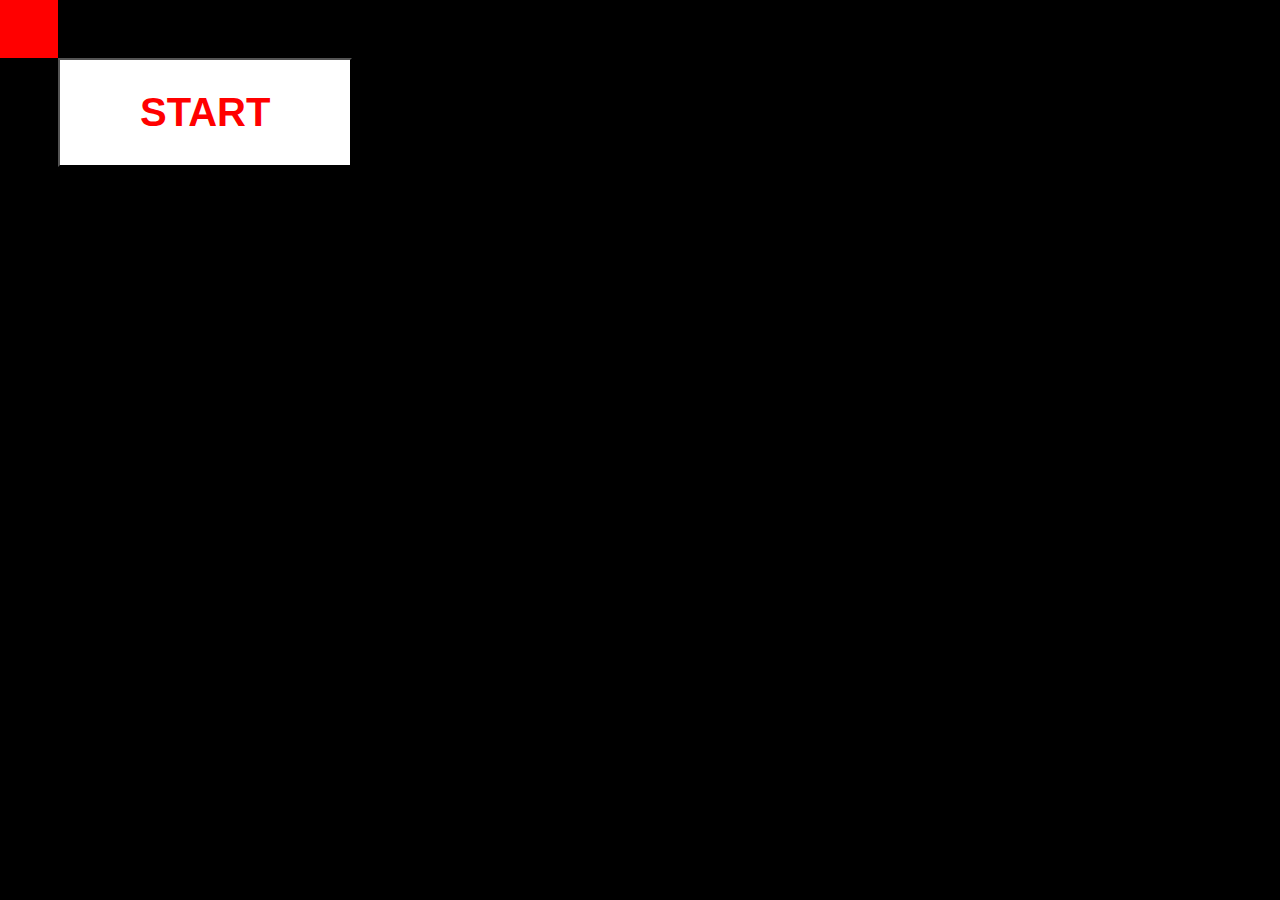
<file: index.html>
<!DOCTYPE html>
<html lang="en">
<head>
    <meta charset="UTF-8">
    <meta name="viewport">
    <title>Title</title>
    <style>
        body {
            position: relative;
            background-color: black;
            cursor: none;
        }

        h1 {
            color: #fff;
        }

        .cursor_item {
            position: absolute;
            width: 100px;
            height: 100px;
            background-color: red;
            top: 0;
            left: 0;
            margin: -50px 0 0 -50px;
            /*transition: all 1s ease-in-out;*/
            /*google search - css easing*/
            transition: all 1s cubic-bezier(0.570, -0.140, 0.345, 1.225);
        }
        button{
            font-size: 40px;
            font-weight: bold;
            background: #fff;
            color: red;
            padding: 30px 80px;
            margin: 50px;
            cursor: pointer;
            transition: all .5s ease;
        }
        button:hover{
            background: red;
            color: white;
            font-size: 80px;
            padding: 100px 120px;
        }
    </style>
    <script>
        let cursor_item, h1
        let x = 0
        let y = 0;
        let mx = 0
        let my = 0
        let speed = 0.5
        window.onload = function () {
            h1 = document.getElementsByTagName("h1")[0]
            cursor_item = document.getElementsByClassName("cursor_item")[0]
            window.addEventListener('click', mousefunc, false)

            function mousefunc(e) {
                x = e.clientX
                y = e.clientY
                cursor_item.style.transform = "translate(" + x + "px," + y + "px)";
            }

            // loop()
        }

        // function loop() {
        //     console.log(x, y)
        //     mx += (x - mx) * speed
        //     my += (y - my) * speed
        //     h1.innerHTML = "x: " + x + ' mx: ' + mx
        //     cursor_item.style.transform = "translate(" + mx + "px," + my + "px)";
        //     window.requestAnimationFrame(loop)
        // }
    </script>
</head>
<body>
<!--<h1>test</h1>-->
<button>START</button>
<div class="cursor_item"></div>
</body>
</html>
</file>
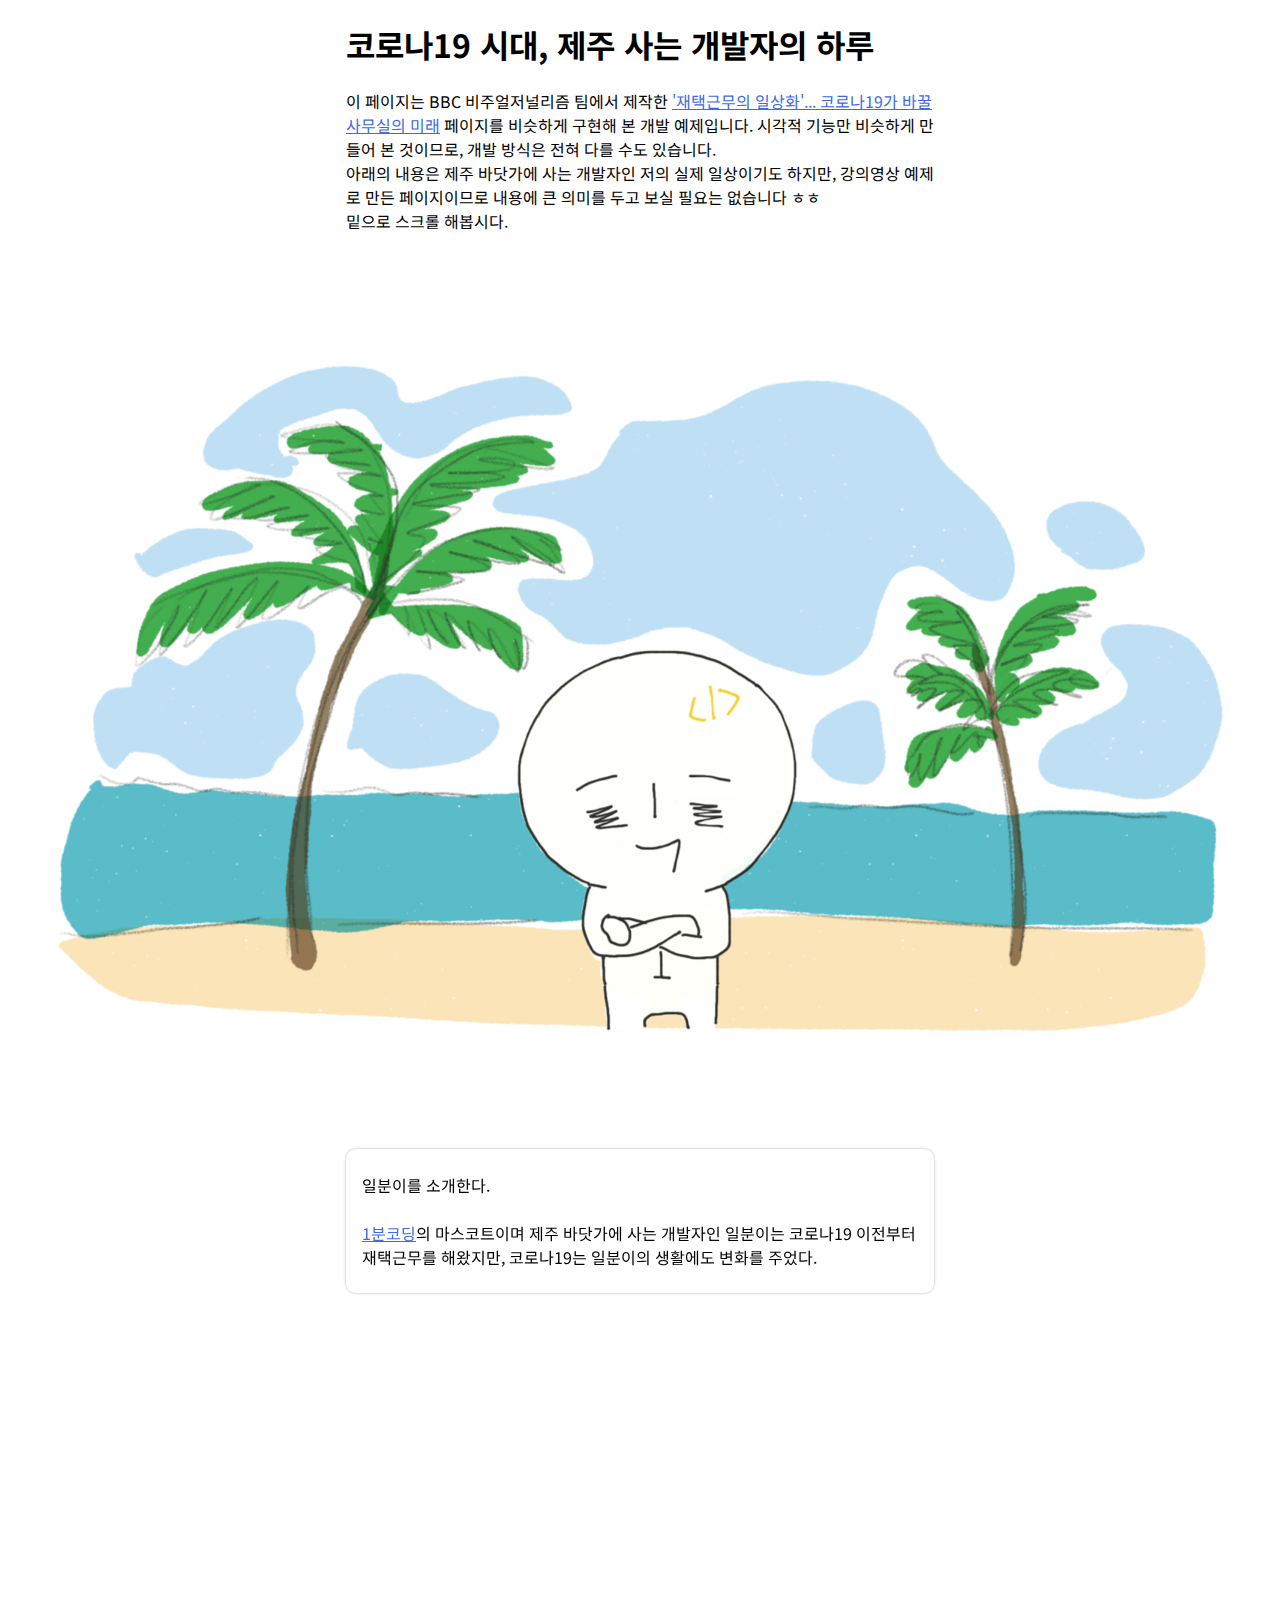
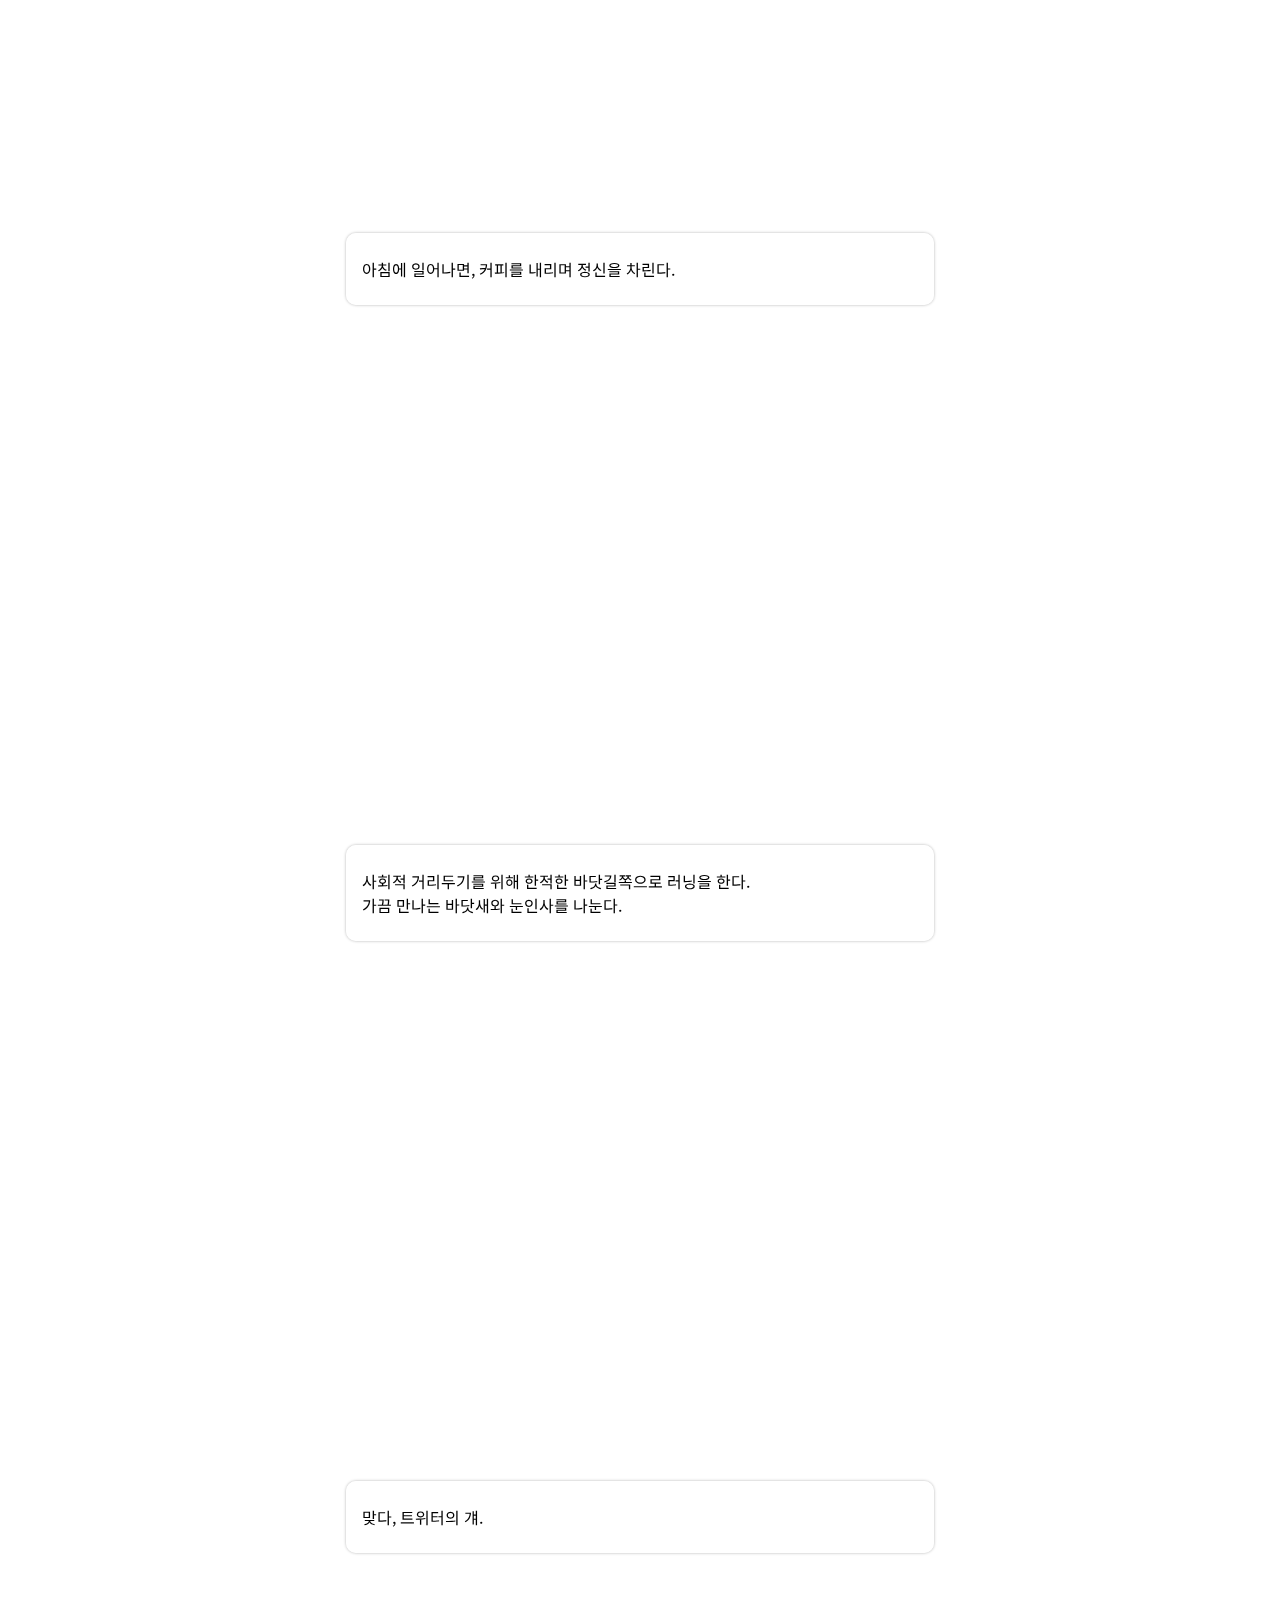
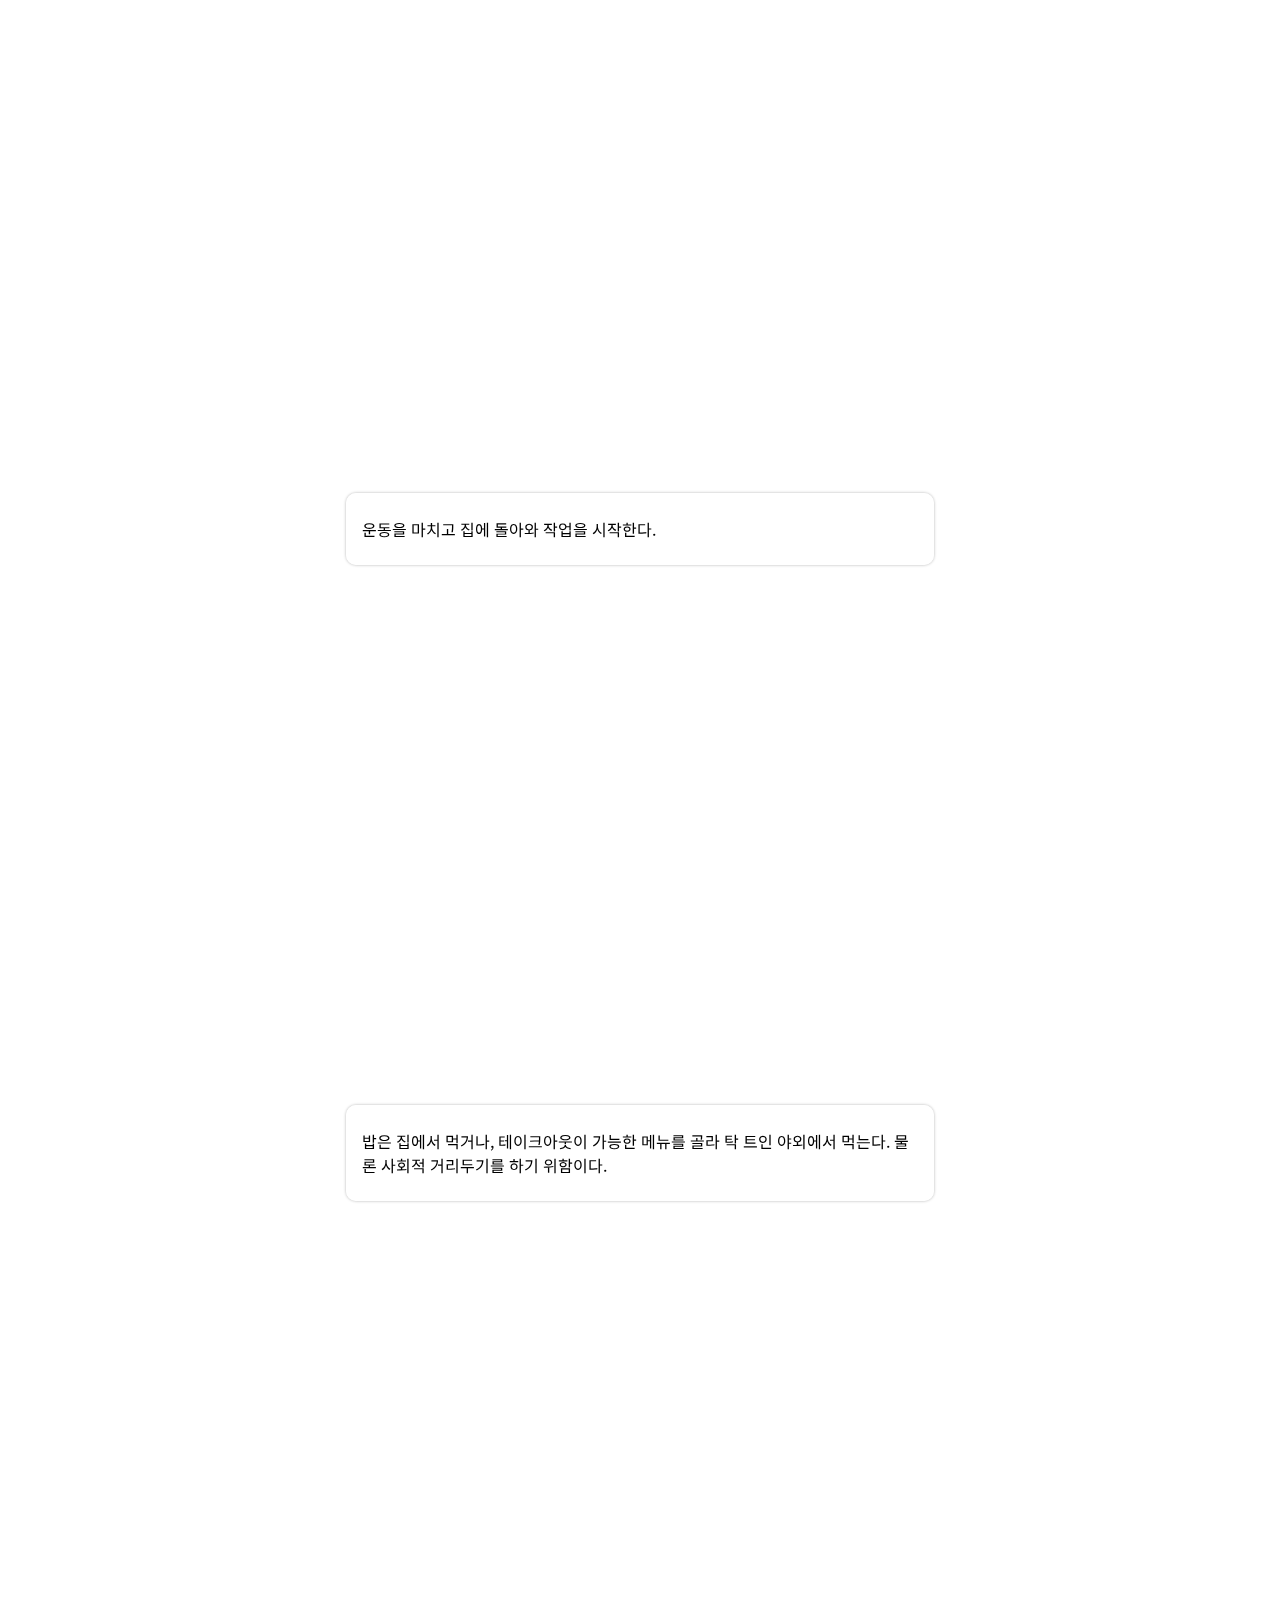
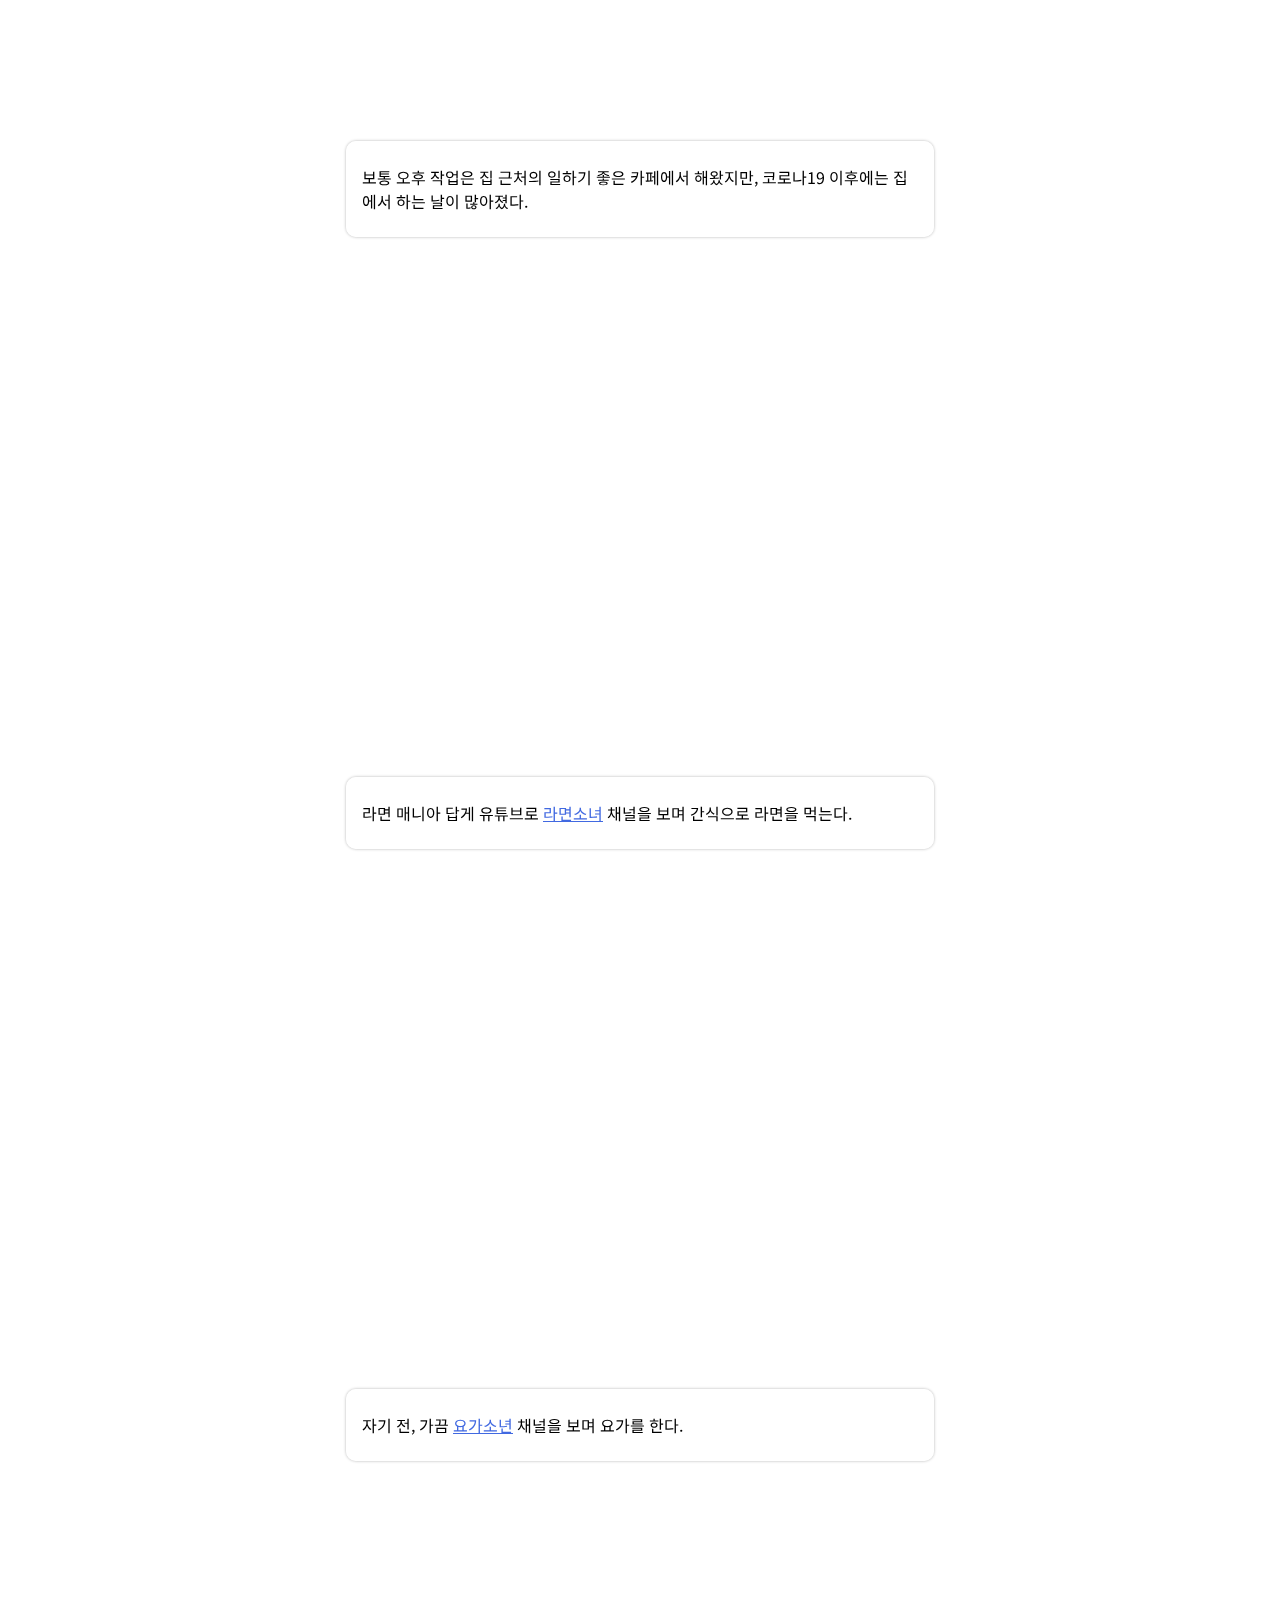
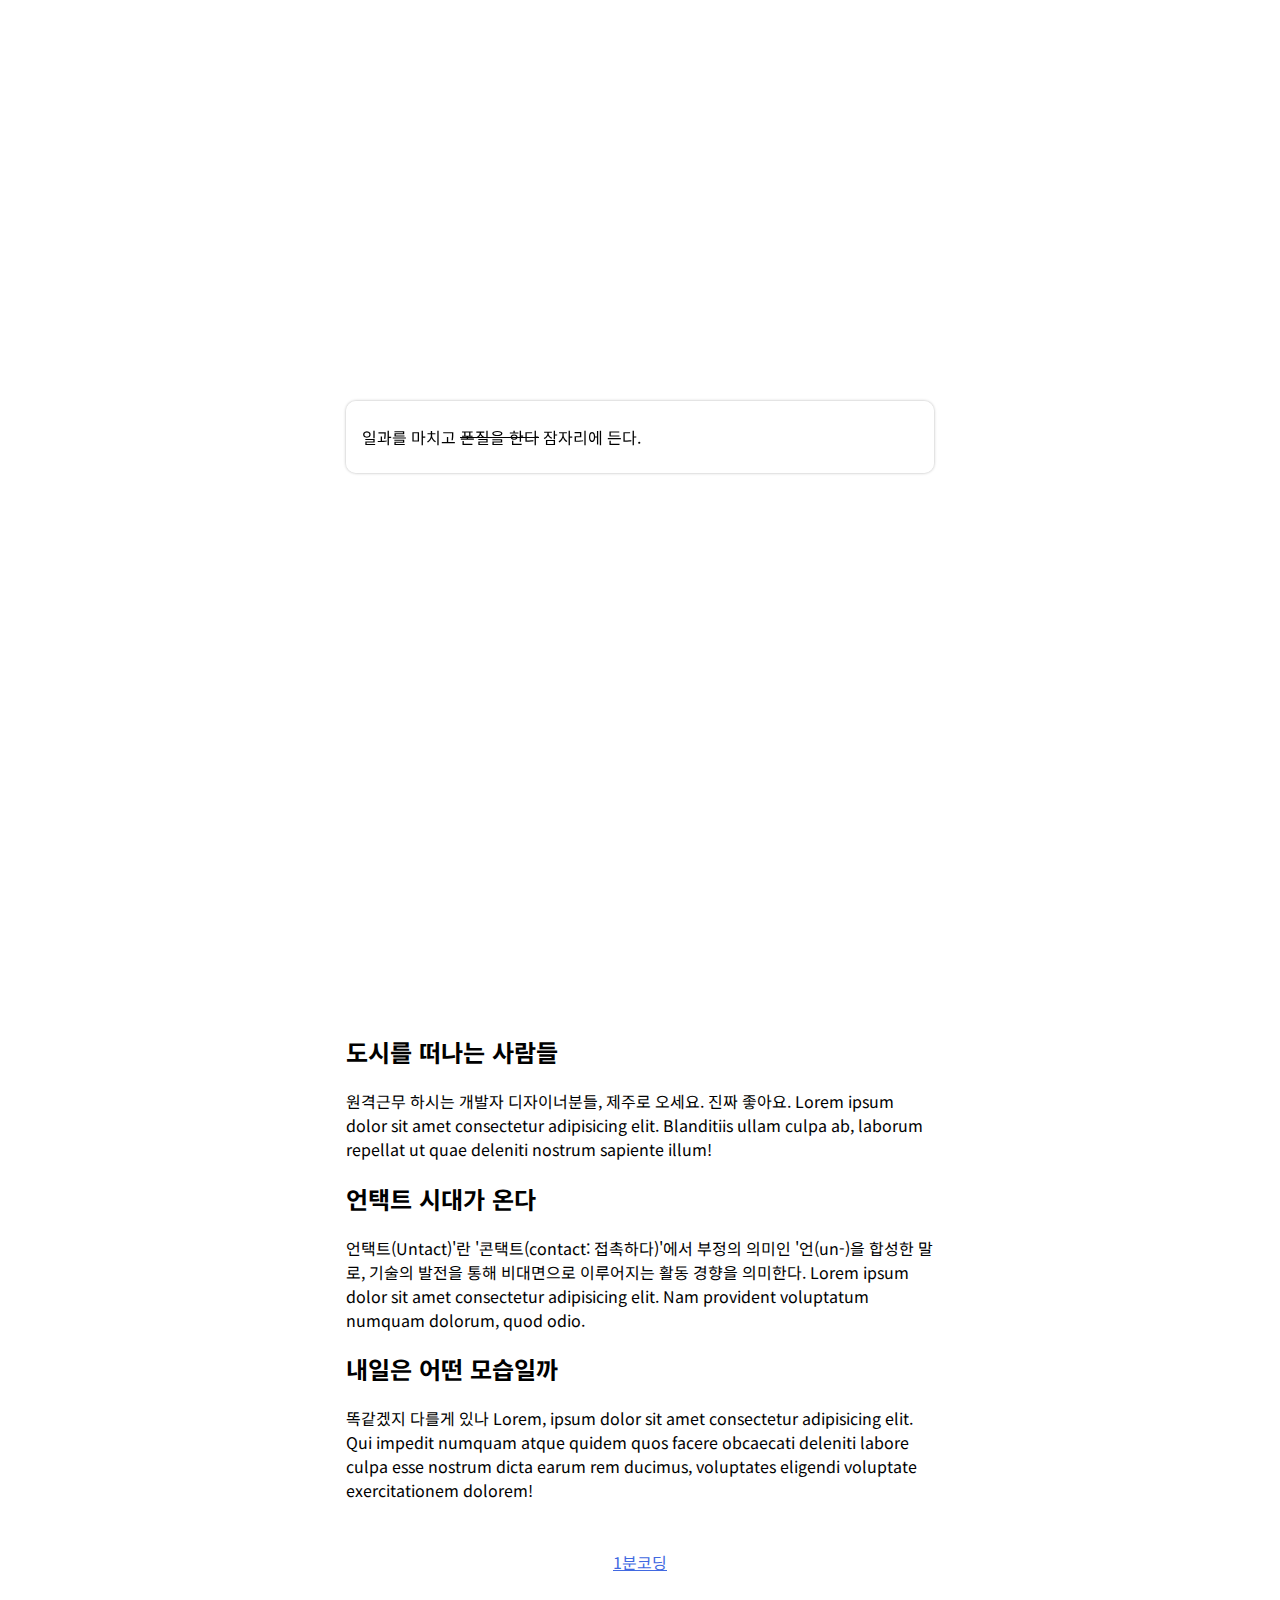
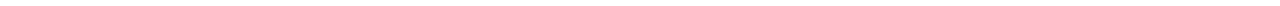
<file: 1mincoding-bbc-covid19-fin/index.html>
<!DOCTYPE html>
<html lang="ko">
<head>
	<meta charset="UTF-8">
	<meta name="viewport" content="width=device-width, initial-scale=1.0">
	<title>1분코딩 예제 - 코로나19 시대, 제주 사는 개발자의 하루</title>
	<link href="https://fonts.googleapis.com/css2?family=Noto+Sans+KR:wght@400;700&display=swap" rel="stylesheet">
	<link rel="stylesheet" href="style.css">
</head>
<body>
	<header class="header">
		<div class="global-width">
			<h1 class="page-title">코로나19 시대, 제주 사는 개발자의 하루</h1>
			<p>
				이 페이지는 BBC 비주얼저널리즘 팀에서 제작한 <a href="https://www.bbc.com/korean/resources/idt-48d3c9a7-4063-4289-9726-611b5ea9d7b5" target="_blank">'재택근무의 일상화'... 코로나19가 바꿀 사무실의 미래</a> 페이지를 비슷하게 구현해 본 개발 예제입니다. 시각적 기능만 비슷하게 만들어 본 것이므로, 개발 방식은 전혀 다를 수도 있습니다.<br>아래의 내용은 제주 바닷가에 사는 개발자인 저의 실제 일상이기도 하지만, 강의영상 예제로 만든 페이지이므로 내용에 큰 의미를 두고 보실 필요는 없습니다 ㅎㅎ<br>밑으로 스크롤 해봅시다.
			</p>
		</div>
	</header>
	<section class="scroll-content">
		<div class="scroll-graphic">
			<div class="graphic-item"><img class="scene-img" src="images/00.png" alt=""></div>
			<div class="graphic-item"><img class="scene-img" src="images/01.png" alt=""></div>
			<div class="graphic-item" data-action="birdFlies">
				<img class="bird" src="images/bird.gif" alt="">
				<img class="scene-img" src="images/02.png" alt="">
			</div>
			<div class="graphic-item"><img class="scene-img" src="images/bird.gif" alt=""></div>
			<div class="graphic-item"><img class="scene-img" src="images/03.png" alt=""></div>
			<div class="graphic-item" data-action="birdFlies2">
				<img class="bird" src="images/bird.gif" alt="">
				<img class="scene-img" src="images/04.png" alt="">
			</div>
			<div class="graphic-item"><img class="scene-img" src="images/05.png" alt=""></div>
			<div class="graphic-item"><img class="scene-img" src="images/06.png" alt=""></div>
			<div class="graphic-item"><img class="scene-img" src="images/07.png" alt=""></div>
			<div class="graphic-item"><img class="scene-img" src="images/08.png" alt=""></div>
		</div>
		<div class="scroll-text global-width">
			<div class="step">
				<p>
					일분이를 소개한다.<br><br><a href="https://studiomeal.com" target="_blank">1분코딩</a>의 마스코트이며 제주 바닷가에 사는 개발자인 일분이는 코로나19 이전부터 재택근무를 해왔지만, 코로나19는 일분이의 생활에도 변화를 주었다.
				</p>
			</div>
			<div class="step">
				<p>
					아침에 일어나면, 커피를 내리며 정신을 차린다.
				</p>
			</div>
			<div class="step">
				<p>
					사회적 거리두기를 위해 한적한 바닷길쪽으로 러닝을 한다.<br>가끔 만나는 바닷새와 눈인사를 나눈다.
				</p>
			</div>
			<div class="step">
				<p>
					맞다, 트위터의 걔.
				</p>
			</div>
			<div class="step">
				<p>
					운동을 마치고 집에 돌아와 작업을 시작한다.
				</p>
			</div>
			<div class="step">
				<p>
					밥은 집에서 먹거나, 테이크아웃이 가능한 메뉴를 골라 탁 트인 야외에서 먹는다. 물론 사회적 거리두기를 하기 위함이다.
				</p>
			</div>
			<div class="step">
				<p>
					보통 오후 작업은 집 근처의 일하기 좋은 카페에서 해왔지만, 코로나19 이후에는 집에서 하는 날이 많아졌다.
				</p>
			</div>
			<div class="step">
				<p>
					라면 매니아 답게 유튜브로 <a href="https://www.youtube.com/channel/UCYzTR8jV9_xv1p25N2dNBQQ" target="_blank">라면소녀</a> 채널을 보며 간식으로 라면을 먹는다.
				</p>
			</div>
			<div class="step">
				<p>
					자기 전, 가끔 <a href="https://www.youtube.com/channel/UCkTRKCuFrRiXQm_gMG1uDvg" target="_blank">요가소년</a> 채널을 보며 요가를 한다.
				</p>
			</div>
			<div class="step">
				<p>
					일과를 마치고 <span class="strikethrough">폰질을 한다</span> 잠자리에 든다.
				</p>
			</div>
		</div>
	</section>
	<section class="normal-content global-width">
		<h2>도시를 떠나는 사람들</h2>
		<p>원격근무 하시는 개발자 디자이너분들, 제주로 오세요. 진짜 좋아요. Lorem ipsum dolor sit amet consectetur adipisicing elit. Blanditiis ullam culpa ab, laborum repellat ut quae deleniti nostrum sapiente illum!</p>
		<h2>언택트 시대가 온다</h2>
		<p>언택트(Untact)'란 '콘택트(contact: 접촉하다)'에서 부정의 의미인 '언(un-)을 합성한 말로, 기술의 발전을 통해 비대면으로 이루어지는 활동 경향을 의미한다. Lorem ipsum dolor sit amet consectetur adipisicing elit. Nam provident voluptatum numquam dolorum, quod odio.</p>
		<h2>내일은 어떤 모습일까</h2>
		<p>똑같겠지 다를게 있나 Lorem, ipsum dolor sit amet consectetur adipisicing elit. Qui impedit numquam atque quidem quos facere obcaecati deleniti labore culpa esse nostrum dicta earum rem ducimus, voluptates eligendi voluptate exercitationem dolorem!</p>
	</section>
	<footer class="global-footer">
		<a href="https://www.youtube.com/channel/UC_s1FC7s5YVwDImzv-WG93Q" target="blank">1분코딩</a>
	</footer>

	<script src="main.js"></script>
</body>
</html>
</file>
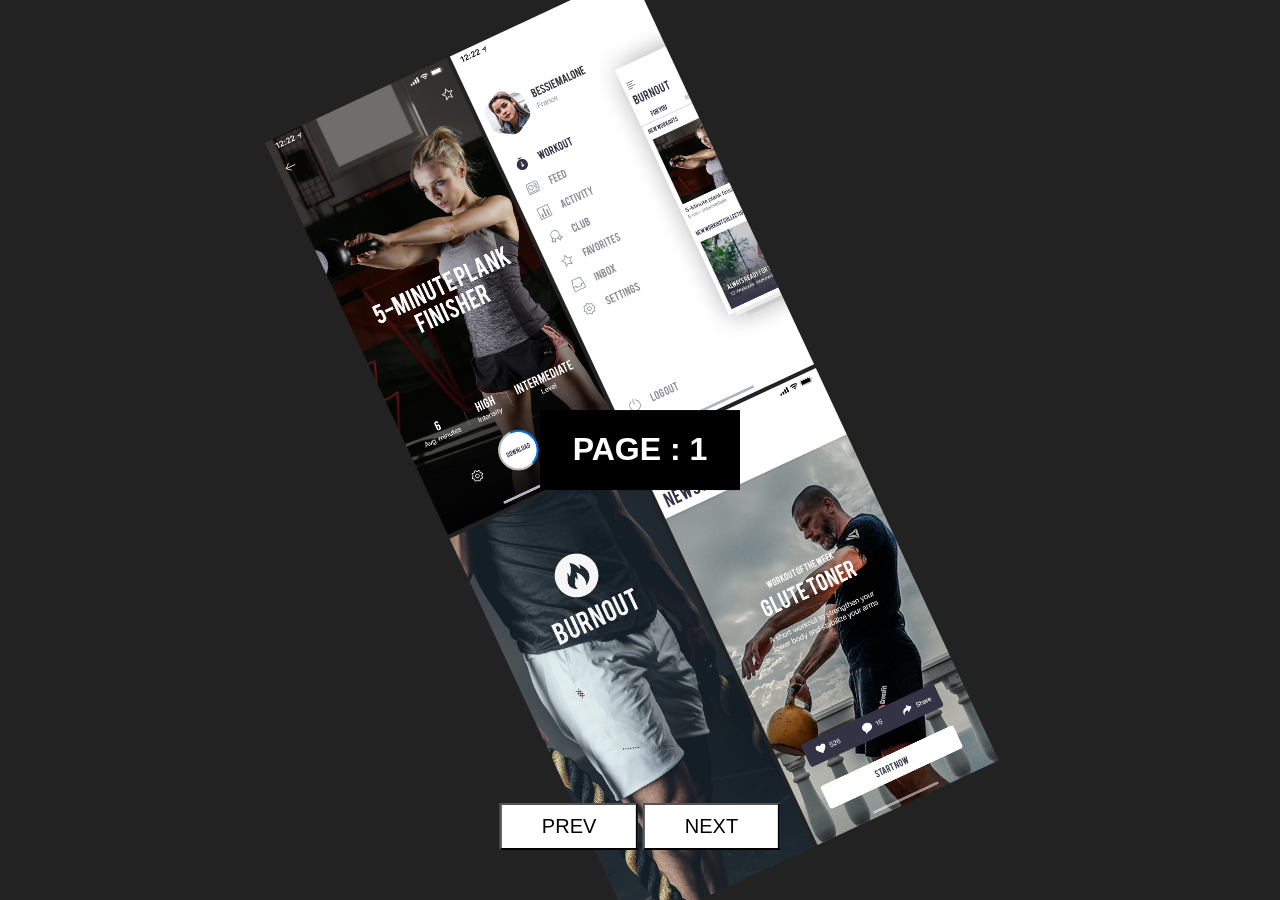
<file: paging/index.html>
<!DOCTYPE html>
<html>
<head>
    <title>motion</title>
    <meta http-equiv="Content-Type" content="text/html; charset=utf-8" />
    <meta charset="utf-8" />
    <meta name="viewport" content="width=device-width, initial-scale=1.0, user-scalable=no, minimum-scale=1.0, maximum-scale=1.0">
    <meta http-equiv="X-UA-Compatible" content="IE=edge">
    <link rel="stylesheet" type="text/css" href="css/reset.css" />
    <link rel="stylesheet" type="text/css" href="css/motion.css" />
    <script type="text/javascript" src="js/motion.js"></script>
</head>
<body>
  <main>
    <div class="contentWrap">
      <img src="image/fin0.jpg" class="img0" alt="이미지1">
      <img src="image/fin1.jpg" class="img1" alt="이미지2">
      <img src="image/fin2.jpg" class="img2" alt="이미지3">
      <img src="image/fin3.jpg" class="img3" alt="이미지4">
    </div>
    <div class="contentWrap">
      <img src="image/fin0.jpg" class="img0" alt="이미지1">
      <img src="image/fin2.jpg" class="img1" alt="이미지3">
      <img src="image/fin3.jpg" class="img2" alt="이미지4">
      <img src="image/fin1.jpg" class="img3" alt="이미지2">
    </div>
    <div class="contentWrap">
      <img src="image/fin2.jpg" class="img0" alt="이미지3">
      <img src="image/fin0.jpg" class="img1" alt="이미지1">
      <img src="image/fin1.jpg" class="img2" alt="이미지2">
      <img src="image/fin3.jpg" class="img3" alt="이미지4">
    </div>
    <div class="textWrap">
      <h1 class="active"></h1>
    </div>
    <div class="buttonWrap">
      <button type="button">PREV</button>
      <button type="button">NEXT</button>
    </div>
  </main>
</body>
</html>
</file>
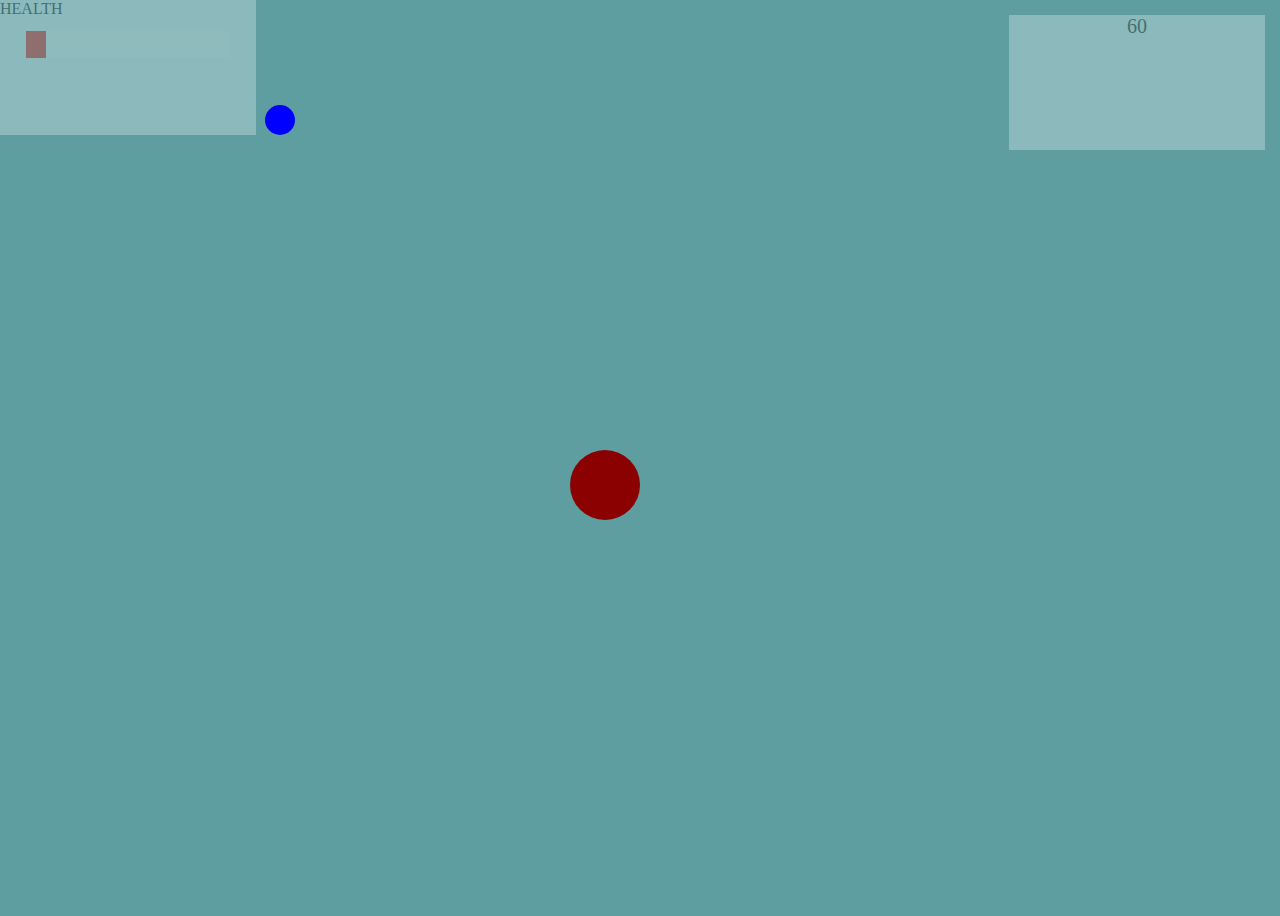
<file: test/index.html>
<!DOCTYPE html>
<html lang="en">
<head>
    <meta charset="UTF-8">
    <title>Title</title>
    <style>
        body {
            background: cadetblue;
            width: 100vw;
            height: 100vh;
            overflow: hidden;
        }

        .me__status {
            position: fixed;
            top: 0;
            left: 0;
            width: 20vw;
            height: 15vh;
            background: aliceblue;
            z-index: 10;
            opacity: .3;
        }

        .health_bar {
            position: relative;
            width: 80%;
            height: 20%;
            background: white;
            margin: 5% auto;
            overflow: hidden;
        }

        .health {
            position: relative;
            width: 0%;
            height: 100%;
            background: red;
            /*margin: 5% auto;*/
            overflow: hidden;
        }

        .enemy {
            position: absolute;
            width: 30px;
            height: 30px;
            top: 50%;
            right: 50%;
            background: blue;
            border-radius: 50%;
            /*transition: all 1s ease;*/
            /*transition: all 1s cubic-bezier(0.570, -0.140, 0.345, 1.225);*/
        }

        .me {
            position: absolute;
            width: 70px;
            height: 70px;
            top: 50%;
            right: 50%;
            background: darkred;
            border-radius: 50%;
            /*transition: all 1s ease;*/
            /*transition: all 1s cubic-bezier(0.570, -0.140, 0.345, 1.225);*/
        }

        .finish {
            position: absolute;
            width: 200px;
            height: 100px;
            top: 200px;
            left: 200px;
            background: silver;
            color: white;
            font-size: 30px;
            opacity: .5;
            display: none;
        }

        .timer{
            position: fixed;
            top: 0;
            right: 0;
            width: 20vw;
            height: 15vh;
            background: aliceblue;
            z-index: 10;
            opacity: .3;
            font-size: 20px;
            margin: 15px;
            text-align: center;
        }
        .count{
            padding: 10px
        }
    </style>
</head>
<body>
<div class="me__status">
    <span>HEALTH</span>
    <div class="health_bar">
        <div class="health"></div>
    </div>
</div>

<div class="timer">
    <span class="count">60</span>
</div>

<!--enemy-->
<div class="enemy">
    <!--    <img src="devil.jpg" alt="">-->
</div>

<div class="me"></div>

<div class="finish">
    <span class="result">Success!</span>
</div>

<script>
    let enemyX = 0;
    let enemyY = 0;
    let increaseSizeX = 15;
    let increaseSizeY = 15;
    const enemy = document.querySelector('.enemy')
    const me = document.querySelector('.me')
    let health = document.querySelector(".health")
    const finishLayer = document.querySelector('.finish')
    let hp = 0
    let _enemyMove = null
    let countdown = null
    let isEnd = false

    function enemyMove() {
        if (isEnd) return
        enemy.style.transform = "translate(" + enemyX + "px, " + enemyY + "px)"
        _enemyMove = requestAnimationFrame(enemyMove)
    }

    function setEnemyPosition() {
        // console.log(document.body.offsetWidth, document.body.offsetHeight)
        const _enemy = enemy.getBoundingClientRect()
        const _me = me.getBoundingClientRect()
        // console.log(_enemy)
        const _checkCrash = checkCrash(_enemy, _me)

        if (_enemy.left < 0 || _enemy.left > document.body.offsetWidth - 30 || _checkCrash) {
            increaseSizeX = -increaseSizeX
        }
        if (_enemy.top < 0 || _enemy.top > document.body.offsetHeight - 30 || _checkCrash) {
            increaseSizeY = -increaseSizeY
        }
        enemyX += increaseSizeX
        enemyY += increaseSizeY
    }

    // console.log('checkCrash')
    const adjustRange = 15

    function checkCrash(enemy, me) {
        // console.log(enemy.top, enemy.bottom)
        // console.log(enemy.left, enemy.right)
        if (((me.left > enemy.left - adjustRange) && (me.left < enemy.left + adjustRange) ||
            (me.right > enemy.right - adjustRange) && (me.right < enemy.right + adjustRange))
            &&
            (((me.top > enemy.top - adjustRange) && (me.top < enemy.top + adjustRange)) ||
                ((me.bottom > enemy.bottom - adjustRange) && (me.bottom < enemy.bottom + adjustRange)))
        ) {
            console.log("Crashing")
            hp += 10
            health.style.width = hp + "%"
            if (hp === 100) finish()
            return true
        }
        return false
    }

    function finish() {
        isEnd = true
        finishLayer.style.display = 'block'
        clearInterval(_setEnemyPosition)
        clearInterval(countdown)
        cancelAnimationFrame(_enemyMove)
    }

    enemyMove()
    let _setEnemyPosition = setInterval(setEnemyPosition, 30)

    window.onload = function () {
        let positionX = 0
        let positionY = 0
        let increaseSize = 10
        document.addEventListener('keydown', function (e) {
            // console.log(me, enemy)

            if (e.code === 'ArrowUp') {
                positionY -= increaseSize
                me.style.transform = "translate(" + positionX + "px, " + positionY + "px)"
            } else if (e.code === 'ArrowDown') {
                positionY += increaseSize
                me.style.transform = "translate(" + positionX + "px, " + positionY + "px)"
            } else if (e.code === 'ArrowLeft') {
                positionX -= increaseSize
                me.style.transform = "translate(" + positionX + "px, " + positionY + "px)"
            } else if (e.code === 'ArrowRight') {
                positionX += increaseSize
                me.style.transform = "translate(" + positionX + "px, " + positionY + "px)"
            }
        }, false)

        let count = 60
        countdown = setInterval(_=>{
            document.querySelector('.count').innerHTML = count--;
        }, 1000)
    }
</script>
</body>
</html>
</file>
<file: 1mincoding-bbc-covid19-fin/style.css>
html {
	font-family: 'Noto Sans KR', sans-serif;
}
body {
	margin: 0;
}
div, section, header, footer, p, h1, h2 {
	box-sizing: border-box;
}
a {
	color: royalblue;
}
img {
	max-width: 100%;
	height: auto;
}
.global-width {
	max-width: 620px;
	margin: 0 auto;
	padding: 0 1rem;
}
.scroll-graphic {
	overflow-x: hidden;
	position: sticky;
	top: 0;
	height: 100vh;
}
.graphic-item {
	display: flex;
	align-items: center;
	justify-content: center;
	position: absolute;
	left: 0;
	top: 0;
	width: 100%;
	height: 100%;
	opacity: 0;
	transition: 0.5s;
	will-change: opacity;
}
.visible {
	opacity: 1;
}
.scene-img {
	max-height: 100vh;
}
.scroll-text {
	position: relative;
	padding-bottom: 1px;
}
.step {
	margin-bottom: 60vh;
	padding: 0.5rem 1rem;
	border-radius: 10px;
	background: rgba(255, 255, 255, 0.8);
	box-shadow: rgba(0, 0, 0, 0.3) 0 0 3px;
}
.bird {
	position: absolute;
	left: 0;
	bottom: 70%;
	width: 100px;
	transform: translateX(-100%);
	transition: 1.5s 0.5s linear;
}
[data-index="5"] .bird {
	left: 30%;
	bottom: 30%;
}
.global-footer {
	padding: 2rem 0;
	text-align: center;
}
.strikethrough {
	text-decoration: line-through;
}
</file>
<file: paging/css/motion.css>
body {
  background: #222;
  overflow: hidden;
}

body main {
  position: relative;
  background-color: red;
}

.textWrap {
  position: fixed;
  top: 50%;
  left: 50%;
  width: 200px;
  transform: translate(-50%, -50%);
  z-index: 100;
  background: #000;
  text-align: center;
  overflow: hidden;
}

.textWrap h1 {
  color: #fff;
  transform: translate(0, -200%);
  transition: all .3s ease-out;
}

.textWrap h1.active {
  transform: translate(0, 0);
}

.contentWrap {
  position: fixed;
  top: 50%;
  left: 50%;
  width: 420px;
  transform: translate(-50%, -50%) rotate(-25deg);
  visibility: hidden;
}

.contentWrap.active {
  visibility: visible;
}

.contentWrap img {
  width: 200px;
  transition: all 0.8s cubic-bezier(0.86, 0.005, 0.31, 0.995);
  opacity: 0;
}

.contentWrap img.img0 {
  transform: translate(-300%, 0);
  transition-delay: .1s;
}

.contentWrap img.img1 {
  transform: translate(0, -300%);
  transition-delay: .18s;
}

.contentWrap img.img2 {
  transform: translate(0, 300%);
  transition-delay: .26s;
}

.contentWrap img.img3 {
  transform: translate(300%, 0);
  transition-delay: .3s;
}

.contentWrap img.active {
  transform: translate(0, 0);
  opacity: 1;
}

.buttonWrap {
  position: fixed;
  bottom: 50px;
  left: 50%;
  transform: translate(-50%, 0);
}

.buttonWrap button {
  padding: 10px 40px;
  background: #fff;
  font-size: 20px;
}
</file>
